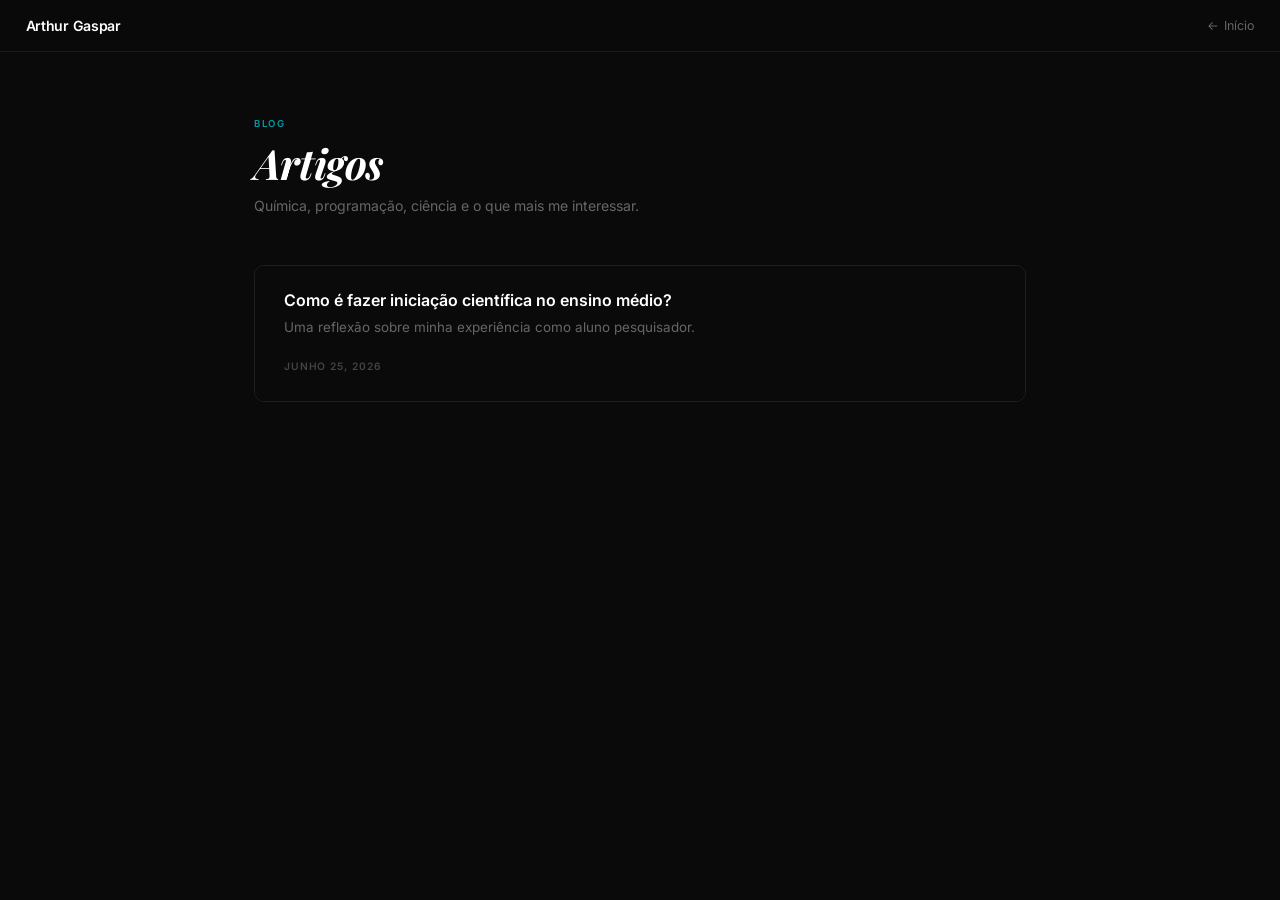
<file: blog/index.html>
<!DOCTYPE html>
<html lang="pt-BR">
<head>
    <meta charset="UTF-8">
    <meta name="viewport" content="width=device-width, initial-scale=1.0">
    <title>Blog · Arthur Gaspar</title>
    <meta name="description" content="Artigos e reflexões de Arthur Gaspar sobre química, programação, ciência e mais.">
    <link rel="icon" href="data:image/svg+xml,<svg xmlns='http://www.w3.org/2000/svg' viewBox='0 0 100 100'><rect width='100' height='100' rx='20' fill='%23009aa6'/><text y='.9em' font-size='70' x='50%' text-anchor='middle' font-family='sans-serif' fill='white'>A</text></svg>">
    <link href="https://fonts.googleapis.com/css2?family=Inter:wght@400;500;600&family=Playfair+Display:ital,wght@1,700&display=swap" rel="stylesheet">
    <link rel="stylesheet" href="blog.css">
</head>
<body>

    <nav class="b-nav">
        <a class="b-nav-brand" href="../index.html">Arthur Gaspar</a>
        <div class="b-nav-links">
            <a href="../index.html">← Início</a>
        </div>
    </nav>

    <main class="b-main">

        <header style="margin-bottom: 3rem;">
            <span class="b-eyebrow">BLOG</span>
            <h1 class="b-title">Artigos</h1>
            <p class="b-desc">Química, programação, ciência e o que mais me interessar.</p>
        </header>

        <div class="b-grid" id="post-list"></div>
        <p class="b-empty" id="empty-msg" hidden>Nenhum artigo por aqui ainda.</p>

    </main>

    <!-- posts.js define a variável POSTS — funciona com file:// e http:// -->
    <script src="posts.js"></script>
    <script>
        const grid  = document.getElementById('post-list');
        const empty = document.getElementById('empty-msg');

        if (!POSTS || !POSTS.length) {
            empty.hidden = false;
        } else {
            POSTS.forEach(p => {
                const a = document.createElement('a');
                a.className = 'b-card';
                a.href = 'posts/' + p.slug + '.html';
                a.innerHTML =
                    '<p class="b-card-title">' + p.title + '</p>' +
                    '<p class="b-card-desc">'  + p.desc  + '</p>' +
                    '<span class="b-date">'    + p.date  + '</span>';
                grid.appendChild(a);
            });
        }
    </script>

</body>
</html>
</file>
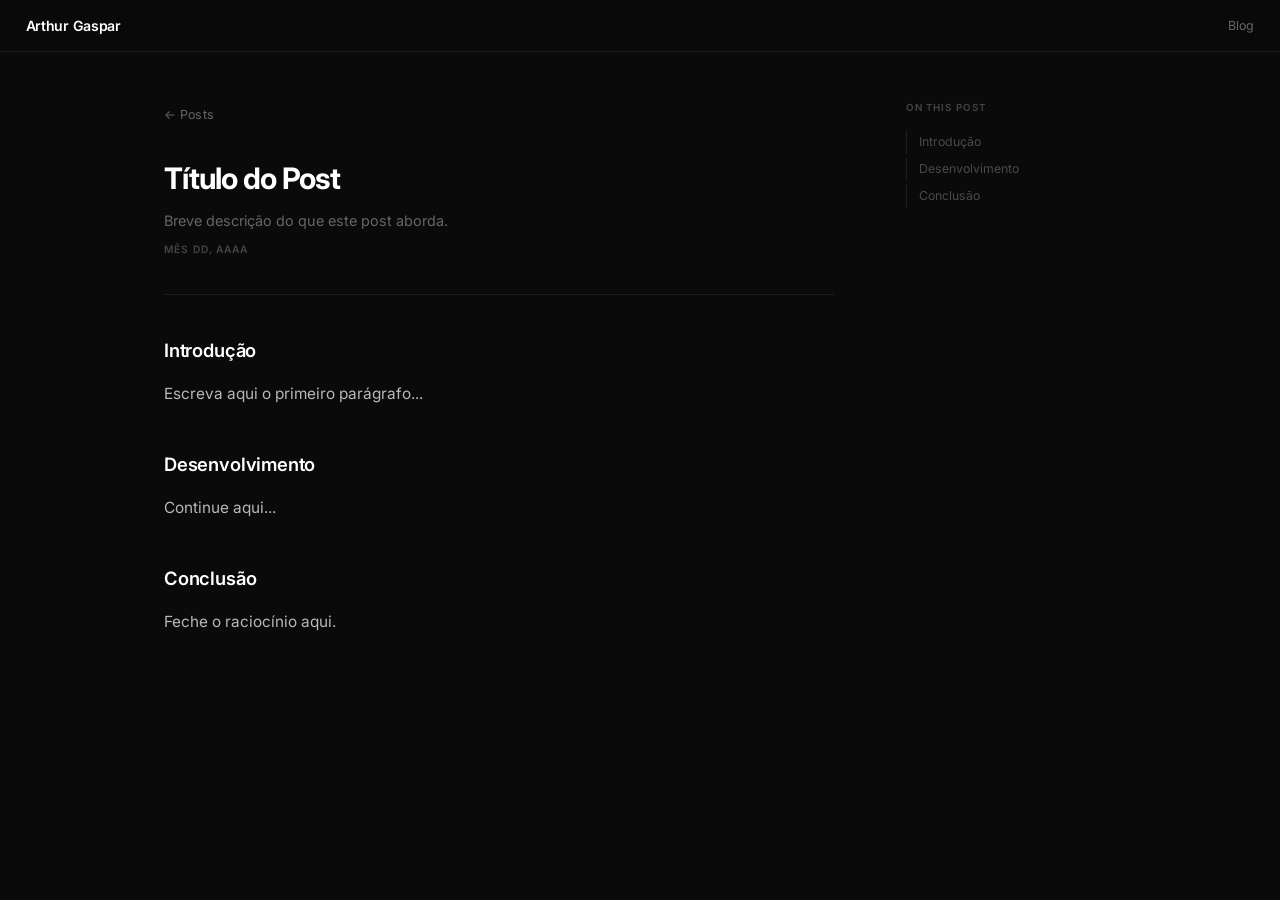
<file: blog/posts/_template.html>
<!DOCTYPE html>
<html lang="pt-BR">
<head>
    <meta charset="UTF-8">
    <meta name="viewport" content="width=device-width, initial-scale=1.0">
    <!-- EDITE: título da página (aparece na aba do browser e no Google) -->
    <title>Título do Post · Arthur Gaspar</title>
    <meta name="description" content="Descrição breve do post (aparece no Google e nas redes sociais).">
    <link rel="icon" href="data:image/svg+xml,<svg xmlns='http://www.w3.org/2000/svg' viewBox='0 0 100 100'><rect width='100' height='100' rx='20' fill='%23009aa6'/><text y='.9em' font-size='70' x='50%' text-anchor='middle' font-family='sans-serif' fill='white'>A</text></svg>">
    <link href="https://fonts.googleapis.com/css2?family=Inter:wght@400;500;600&family=Courier+Prime&family=Playfair+Display:ital,wght@1,700&display=swap" rel="stylesheet">
    <link rel="stylesheet" href="../blog.css">
</head>
<body>

    <nav class="b-nav">
        <a class="b-nav-brand" href="../../index.html">Arthur Gaspar</a>
        <div class="b-nav-links">
            <a href="../index.html">Blog</a>
        </div>
    </nav>

    <div class="p-wrap">

        <main>
            <a class="p-back" href="../index.html">← Posts</a>

            <!-- EDITE: título visível do post -->
            <h1 class="p-title">Título do Post</h1>
            <!-- EDITE: subtítulo / descrição de uma linha -->
            <p class="p-subtitle">Breve descrição do que este post aborda.</p>
            <!-- EDITE: data no formato MÊS DD, AAAA em maiúsculas -->
            <span class="p-date">MÊS DD, AAAA</span>
            <hr class="p-divider">

            <!--
            ══════════════════════════════════════════════════
              CONTEÚDO DO POST
              Escreva dentro de <article class="p-body">.

              Elementos disponíveis:
                <h2 id="slug-da-secao">Título da seção</h2>
                <h3 id="slug-da-subsecao">Sub-seção</h3>
                <p>Parágrafo normal.</p>
                <strong>negrito</strong>  <em>itálico</em>
                <code>código inline</code>
                <pre><code>bloco de código</code></pre>
                <blockquote>citação</blockquote>
                <ul><li>item</li></ul>
                <ol><li>item</li></ol>
                <a href="...">link</a>
                <hr> (divisor horizontal)

              O TOC é gerado automaticamente pelos h2/h3.
              Dê sempre um id único (slug) a cada h2/h3.
            ══════════════════════════════════════════════════
            -->
            <article class="p-body" id="post-body">

                <h2 id="introducao">Introdução</h2>
                <p>Escreva aqui o primeiro parágrafo...</p>

                <h2 id="desenvolvimento">Desenvolvimento</h2>
                <p>Continue aqui...</p>

                <h2 id="conclusao">Conclusão</h2>
                <p>Feche o raciocínio aqui.</p>

            </article>
        </main>

        <aside class="p-toc">
            <p class="p-toc-label">On this post</p>
            <nav class="p-toc-nav" id="toc-nav"></nav>
        </aside>

    </div>

    <!-- NÃO EDITE o script abaixo — ele gera o TOC automaticamente -->
    <script>
        const headings = document.querySelectorAll('#post-body h2, #post-body h3');
        const tocNav   = document.getElementById('toc-nav');

        headings.forEach(h => {
            const a = document.createElement('a');
            a.href        = '#' + h.id;
            a.textContent = h.textContent;
            if (h.tagName === 'H3') a.classList.add('h3');
            tocNav.appendChild(a);
        });

        const io = new IntersectionObserver(entries => {
            entries.forEach(e => {
                const link = tocNav.querySelector(`a[href="#${e.target.id}"]`);
                if (link) link.classList.toggle('active', e.isIntersecting);
            });
        }, { rootMargin: '-10% 0px -80% 0px' });

        headings.forEach(h => io.observe(h));
    </script>

</body>
</html>
</file>
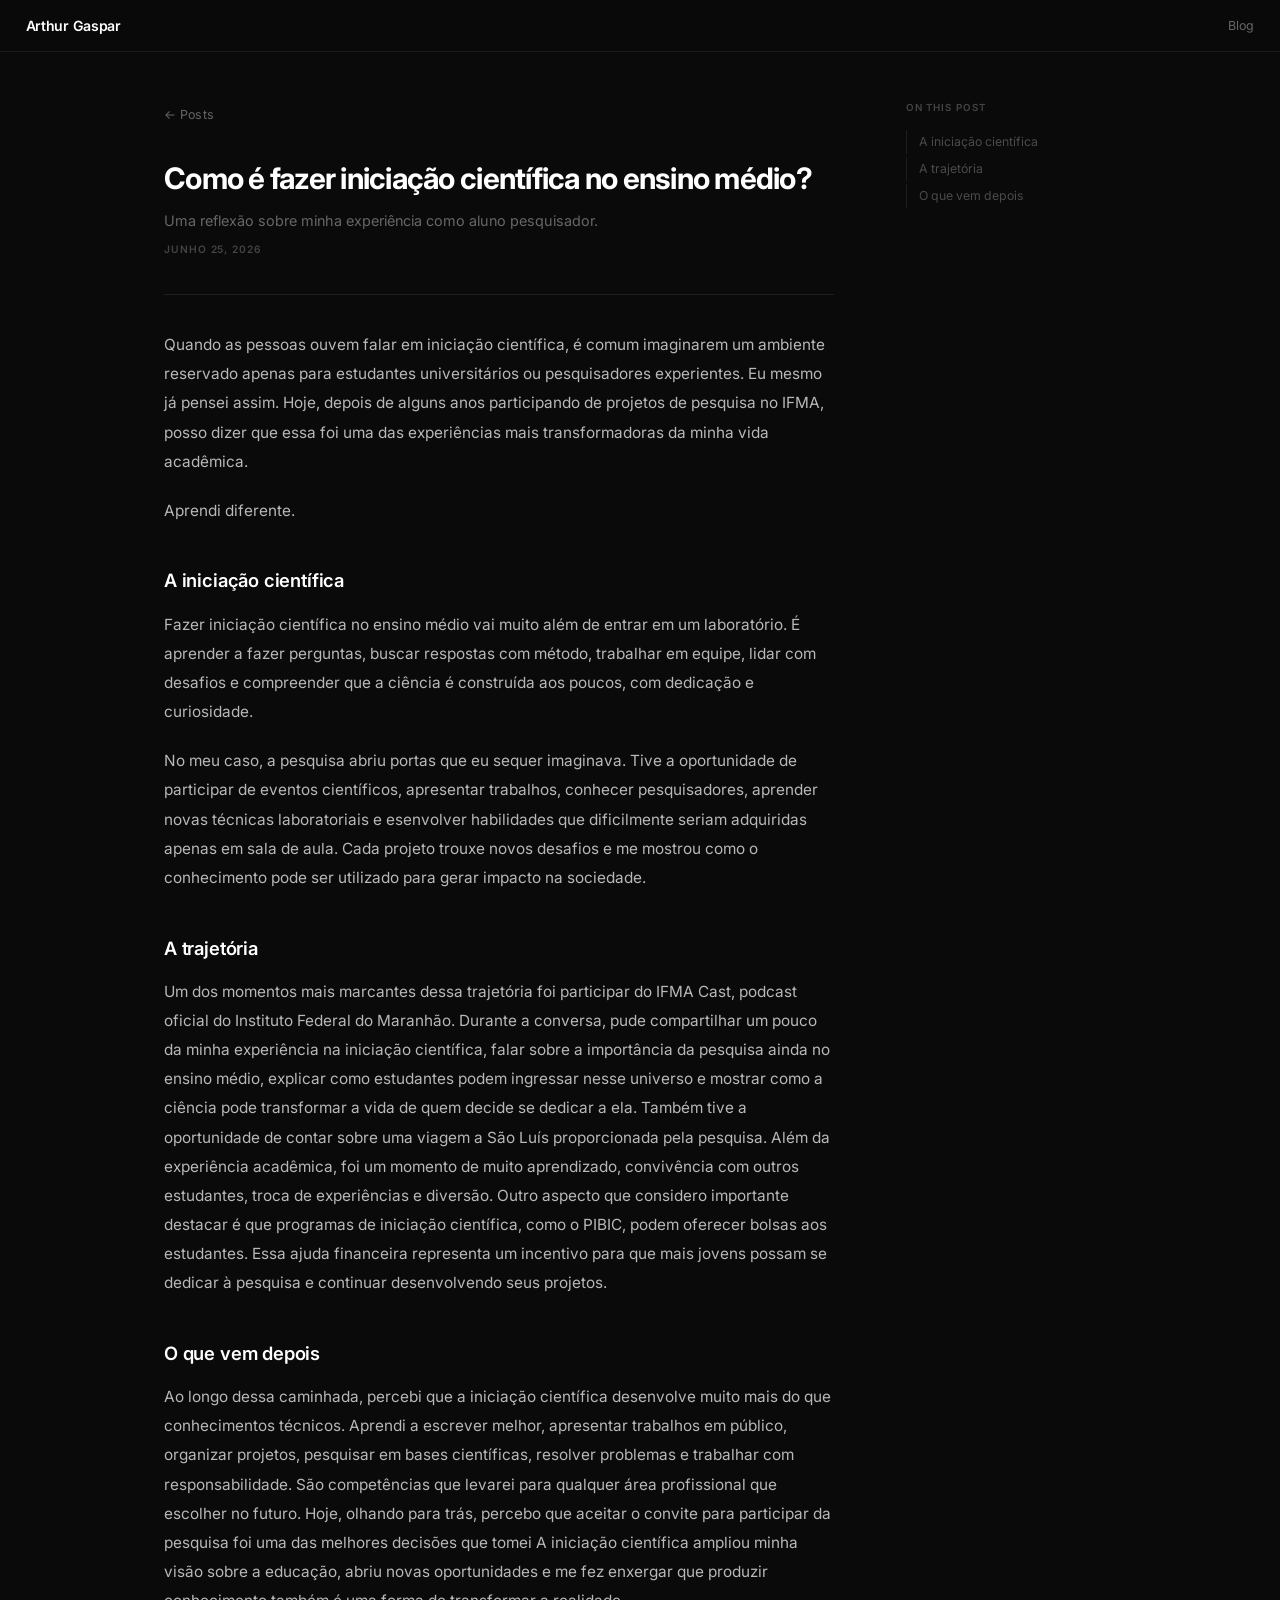
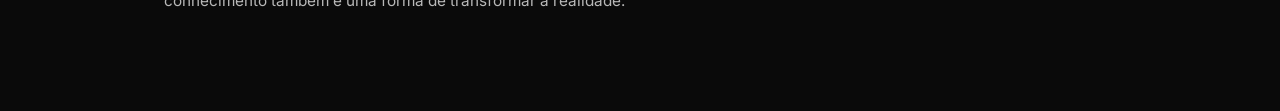
<file: blog/posts/iniciação-científica.html>
<!DOCTYPE html>
<html lang="pt-BR">
<head>
    <meta charset="UTF-8">
    <meta name="viewport" content="width=device-width, initial-scale=1.0">
    <title>Como é fazer iniciação científica no ensino médio? · Arthur Gaspar</title>
    <meta name="description" content="Como foi fazer ciência no ensino médio?">
    <link rel="icon" href="data:image/svg+xml,<svg xmlns='http://www.w3.org/2000/svg' viewBox='0 0 100 100'><rect width='100' height='100' rx='20' fill='%23009aa6'/><text y='.9em' font-size='70' x='50%' text-anchor='middle' font-family='sans-serif' fill='white'>A</text></svg>">
    <link href="https://fonts.googleapis.com/css2?family=Inter:wght@400;500;600&family=Courier+Prime&family=Playfair+Display:ital,wght@1,700&display=swap" rel="stylesheet">
    <link rel="stylesheet" href="../blog.css">
</head>
<body>

    <nav class="b-nav">
        <a class="b-nav-brand" href="../../index.html">Arthur Gaspar</a>
        <div class="b-nav-links">
            <a href="../index.html">Blog</a>
        </div>
    </nav>

    <div class="p-wrap">

        <main>
            <a class="p-back" href="../index.html">← Posts</a>

            <h1 class="p-title">Como é fazer iniciação científica no ensino médio?</h1>
            <p class="p-subtitle">Uma reflexão sobre minha experiência como aluno pesquisador.</p>
            <span class="p-date">JUNHO 25, 2026</span>
            <hr class="p-divider">

            <article class="p-body" id="post-body">

                <p>
                    Quando as pessoas ouvem falar em iniciação científica, é comum imaginarem um ambiente reservado apenas
                    para estudantes universitários ou pesquisadores experientes.  Eu mesmo já pensei assim. Hoje, depois de alguns anos participando 
                    de projetos de pesquisa no IFMA, posso dizer que essa foi uma das experiências mais transformadoras da minha vida acadêmica.
                </p>
                <p>Aprendi diferente.</p>

                <h2 id="o-problema-da-planilha">A iniciação científica</h2>
                <p>
                    Fazer iniciação científica no ensino médio vai muito além de entrar em um laboratório.
                    É aprender a fazer perguntas, buscar respostas com método, trabalhar em equipe, lidar com desafios
                    e compreender que a ciência é construída aos poucos, com dedicação e curiosidade.
                </p>
                <p>
                    No meu caso, a pesquisa abriu portas que eu sequer imaginava. Tive a oportunidade de participar de eventos científicos,
                    apresentar trabalhos, conhecer pesquisadores, aprender novas técnicas laboratoriais e esenvolver habilidades que dificilmente
                    seriam adquiridas apenas em sala de aula. Cada projeto trouxe novos desafios e me mostrou como o conhecimento pode ser 
                    utilizado para gerar impacto na sociedade.
                </p>

                <h2 id="python-no-laboratorio">A trajetória</h2>
                <p>
                    Um dos momentos mais marcantes dessa trajetória foi participar do IFMA Cast, podcast oficial do Instituto Federal do Maranhão. 
                    Durante a conversa, pude compartilhar um pouco da minha experiência na iniciação científica, falar sobre a importância da pesquisa ainda no ensino médio, explicar
                    como estudantes podem ingressar nesse universo e mostrar como a ciência pode transformar a vida de quem decide se dedicar a ela.
                    Também tive a oportunidade de contar sobre uma viagem a São Luís proporcionada pela pesquisa. Além da experiência acadêmica, foi um momento de muito aprendizado,
                    convivência com outros estudantes, troca de experiências e diversão. Outro aspecto que considero importante destacar é que programas de iniciação científica, como o PIBIC,
                    podem oferecer bolsas aos estudantes. Essa ajuda financeira representa um incentivo para que mais jovens possam se dedicar à pesquisa e continuar desenvolvendo seus projetos.

                <h2 id="o-que-vem-depois">O que vem depois</h2>
                <p>
                    Ao longo dessa caminhada, percebi que a iniciação científica desenvolve muito mais do que conhecimentos técnicos.
                    Aprendi a escrever melhor, apresentar trabalhos em público, organizar projetos, pesquisar em bases científicas, resolver problemas e trabalhar com responsabilidade.
                    São competências que levarei para qualquer área profissional que escolher no futuro.
                    Hoje, olhando para trás, percebo que aceitar o convite para participar da pesquisa foi uma das melhores decisões que tomei
                    A iniciação científica ampliou minha visão sobre a educação, abriu novas oportunidades e me fez
                    enxergar que produzir conhecimento também é uma forma de transformar a realidade.
                </p>

            </article>
        </main>

        <aside class="p-toc">
            <p class="p-toc-label">On this post</p>
            <nav class="p-toc-nav" id="toc-nav"></nav>
        </aside>

    </div>

    <script>
        // Auto-gera TOC a partir dos h2/h3 do artigo
        const headings = document.querySelectorAll('#post-body h2, #post-body h3');
        const tocNav   = document.getElementById('toc-nav');

        headings.forEach(h => {
            const a = document.createElement('a');
            a.href      = '#' + h.id;
            a.textContent = h.textContent;
            if (h.tagName === 'H3') a.classList.add('h3');
            tocNav.appendChild(a);
        });

        // Destaca link ativo ao rolar
        const io = new IntersectionObserver(entries => {
            entries.forEach(e => {
                const link = tocNav.querySelector(`a[href="#${e.target.id}"]`);
                if (link) link.classList.toggle('active', e.isIntersecting);
            });
        }, { rootMargin: '-10% 0px -80% 0px' });

        headings.forEach(h => io.observe(h));
    </script>

</body>
</html>
</file>
<file: blog/blog.css>
/* ── Reset & base ─────────────────────────────────────────── */
*, *::before, *::after { box-sizing: border-box; margin: 0; padding: 0; }

:root {
    --accent:  #009aa6;
    --bg:      #0a0a0a;
    --surface: #111;
    --border:  #1e1e1e;
    --text:    #e7e7e7;
    --muted:   #666;
    --dim:     #444;
}

html, body {
    font-family: 'Inter', sans-serif;
    background: var(--bg);
    color: var(--text);
    min-height: 100%;
    line-height: 1.7;
    -webkit-font-smoothing: antialiased;
}

a { color: inherit; }

/* ── Navbar ───────────────────────────────────────────────── */
.b-nav {
    position: sticky;
    top: 0;
    z-index: 100;
    height: 52px;
    display: flex;
    align-items: center;
    justify-content: space-between;
    padding: 0 1.6rem;
    background: rgba(10,10,10,0.88);
    backdrop-filter: blur(14px);
    -webkit-backdrop-filter: blur(14px);
    border-bottom: 1px solid #1c1c1c;
}

.b-nav-brand {
    font-weight: 600;
    font-size: 0.88rem;
    color: #fff;
    text-decoration: none;
    letter-spacing: -0.02em;
}

.b-nav-links { display: flex; align-items: center; gap: 1.4rem; }

.b-nav-links a {
    font-size: 0.78rem;
    color: var(--muted);
    text-decoration: none;
    transition: color 0.18s;
    letter-spacing: 0.01em;
}

.b-nav-links a:hover { color: var(--text); }
.b-nav-links a.active { color: var(--accent); }

/* ── ══════════════════════════════════════════════════════ ── */
/*    BLOG LISTING                                              */
/* ── ══════════════════════════════════════════════════════ ── */

.b-main {
    max-width: 820px;
    margin: 0 auto;
    padding: 4rem 1.5rem 6rem;
}

.b-eyebrow {
    display: block;
    font-size: 0.6rem;
    letter-spacing: 0.16em;
    color: var(--accent);
    font-weight: 600;
    margin-bottom: 0.5rem;
}

.b-title {
    font-family: 'Playfair Display', Georgia, serif;
    font-style: italic;
    font-size: 2.6rem;
    color: #fff;
    letter-spacing: -0.02em;
    line-height: 1.1;
    margin-bottom: 0.55rem;
}

.b-desc {
    font-size: 0.88rem;
    color: var(--muted);
    margin-bottom: 3rem;
    line-height: 1.6;
}

/* ── Post cards ───────────────────────────────────────────── */
.b-grid {
    border: 1px solid var(--border);
    border-radius: 10px;
    overflow: hidden;
    display: flex;
    flex-direction: column;
}

.b-card {
    display: block;
    padding: 1.4rem 1.8rem;
    background: var(--bg);
    text-decoration: none;
    border-bottom: 1px solid var(--border);
    transition: background 0.18s;
}

.b-card:last-child { border-bottom: none; }
.b-card:hover { background: var(--surface); }

.b-card-title {
    font-size: 1rem;
    font-weight: 600;
    color: #fff;
    margin-bottom: 0.35rem;
    line-height: 1.4;
    transition: color 0.18s;
}

.b-card:hover .b-card-title { color: var(--accent); }

.b-card-desc {
    font-size: 0.84rem;
    color: var(--muted);
    line-height: 1.6;
    margin-bottom: 0.8rem;
    display: -webkit-box;
    -webkit-line-clamp: 2;
    -webkit-box-orient: vertical;
    overflow: hidden;
}

.b-date {
    font-size: 0.64rem;
    letter-spacing: 0.09em;
    color: var(--dim);
    font-weight: 600;
    text-transform: uppercase;
}

/* Empty state */
.b-empty {
    text-align: center;
    color: #2a2a2a;
    font-size: 0.84rem;
    padding: 2.5rem 0;
    display: none;
}

.b-grid:empty + .b-empty { display: block; }

/* ── ══════════════════════════════════════════════════════ ── */
/*    POST PAGE                                                 */
/* ── ══════════════════════════════════════════════════════ ── */

.p-wrap {
    max-width: 1000px;
    margin: 0 auto;
    padding: 3rem 1.5rem 6rem;
    display: grid;
    grid-template-columns: 1fr 210px;
    gap: 4.5rem;
    align-items: start;
}

/* Back link */
.p-back {
    display: inline-flex;
    align-items: center;
    gap: 0.4rem;
    font-size: 0.78rem;
    color: var(--muted);
    text-decoration: none;
    margin-bottom: 2.2rem;
    letter-spacing: 0.01em;
    transition: color 0.18s;
}

.p-back:hover { color: var(--text); }

/* Post header */
.p-title {
    font-size: 1.85rem;
    font-weight: 700;
    color: #fff;
    line-height: 1.25;
    letter-spacing: -0.025em;
    margin-bottom: 0.7rem;
}

.p-subtitle {
    font-size: 0.9rem;
    color: var(--muted);
    line-height: 1.6;
    margin-bottom: 0.6rem;
}

.p-date {
    display: block;
    font-size: 0.64rem;
    letter-spacing: 0.09em;
    color: var(--dim);
    font-weight: 600;
    text-transform: uppercase;
    margin-bottom: 2.2rem;
}

.p-divider {
    border: none;
    border-top: 1px solid var(--border);
    margin-bottom: 2.2rem;
}

/* ── Article body typography ──────────────────────────────── */
.p-body {
    font-size: 0.96rem;
    line-height: 1.9;
    color: #b8b8b8;
}

.p-body h2 {
    font-size: 1.15rem;
    font-weight: 600;
    color: #fff;
    margin: 2.4rem 0 0.7rem;
    scroll-margin-top: 70px;
    letter-spacing: -0.01em;
}

.p-body h3 {
    font-size: 0.98rem;
    font-weight: 600;
    color: #ddd;
    margin: 1.8rem 0 0.5rem;
    scroll-margin-top: 70px;
}

.p-body p { margin-bottom: 1.25rem; }
.p-body p:last-child { margin-bottom: 0; }

.p-body a {
    color: var(--accent);
    text-decoration: underline;
    text-underline-offset: 3px;
    text-decoration-thickness: 1px;
    transition: opacity 0.18s;
}

.p-body a:hover { opacity: 0.8; }

.p-body strong { color: #e0e0e0; font-weight: 600; }

.p-body em { font-style: italic; color: #aaa; }

.p-body code {
    font-family: 'Courier Prime', monospace;
    font-size: 0.87em;
    background: #0f0f0f;
    border: 1px solid #222;
    border-radius: 4px;
    padding: 1px 6px;
    color: var(--accent);
}

.p-body pre {
    background: #0d0d0d;
    border: 1px solid var(--border);
    border-radius: 8px;
    padding: 1.2rem 1.4rem;
    overflow-x: auto;
    margin: 1.6rem 0;
}

.p-body pre code {
    background: none;
    border: none;
    padding: 0;
    color: #c0c0c0;
    font-size: 0.88rem;
}

.p-body blockquote {
    border-left: 3px solid var(--accent);
    padding: 0.1rem 0 0.1rem 1.2rem;
    margin: 1.6rem 0;
    color: #888;
    font-style: italic;
}

.p-body ul, .p-body ol {
    padding-left: 1.4rem;
    margin-bottom: 1.25rem;
}

.p-body li { margin-bottom: 0.35rem; }

.p-body hr {
    border: none;
    border-top: 1px solid var(--border);
    margin: 2rem 0;
}

/* ── TOC sidebar ──────────────────────────────────────────── */
.p-toc {
    position: sticky;
    top: 72px;
}

.p-toc-label {
    font-size: 0.61rem;
    letter-spacing: 0.11em;
    text-transform: uppercase;
    color: var(--dim);
    font-weight: 600;
    margin-bottom: 0.85rem;
}

.p-toc-nav a {
    display: block;
    font-size: 0.77rem;
    color: #4a4a4a;
    text-decoration: none;
    padding: 3px 0 3px 12px;
    border-left: 1px solid #1e1e1e;
    line-height: 1.45;
    margin-bottom: 3px;
    transition: color 0.18s, border-color 0.18s;
}

.p-toc-nav a.h3 { padding-left: 22px; }

.p-toc-nav a:hover  { color: #888; }
.p-toc-nav a.active { color: var(--accent); border-left-color: var(--accent); }

/* ── Responsive ───────────────────────────────────────────── */
@media (max-width: 720px) {
    .b-main  { padding: 2.5rem 1rem 4rem; }
    .b-title { font-size: 1.9rem; }
    .b-card  { padding: 1.2rem 1.2rem; }

    .p-wrap {
        grid-template-columns: 1fr;
        gap: 2.5rem;
        padding: 2rem 1rem 4rem;
    }

    .p-toc { position: static; order: -1; }
    .p-title { font-size: 1.5rem; }
}
</file>
